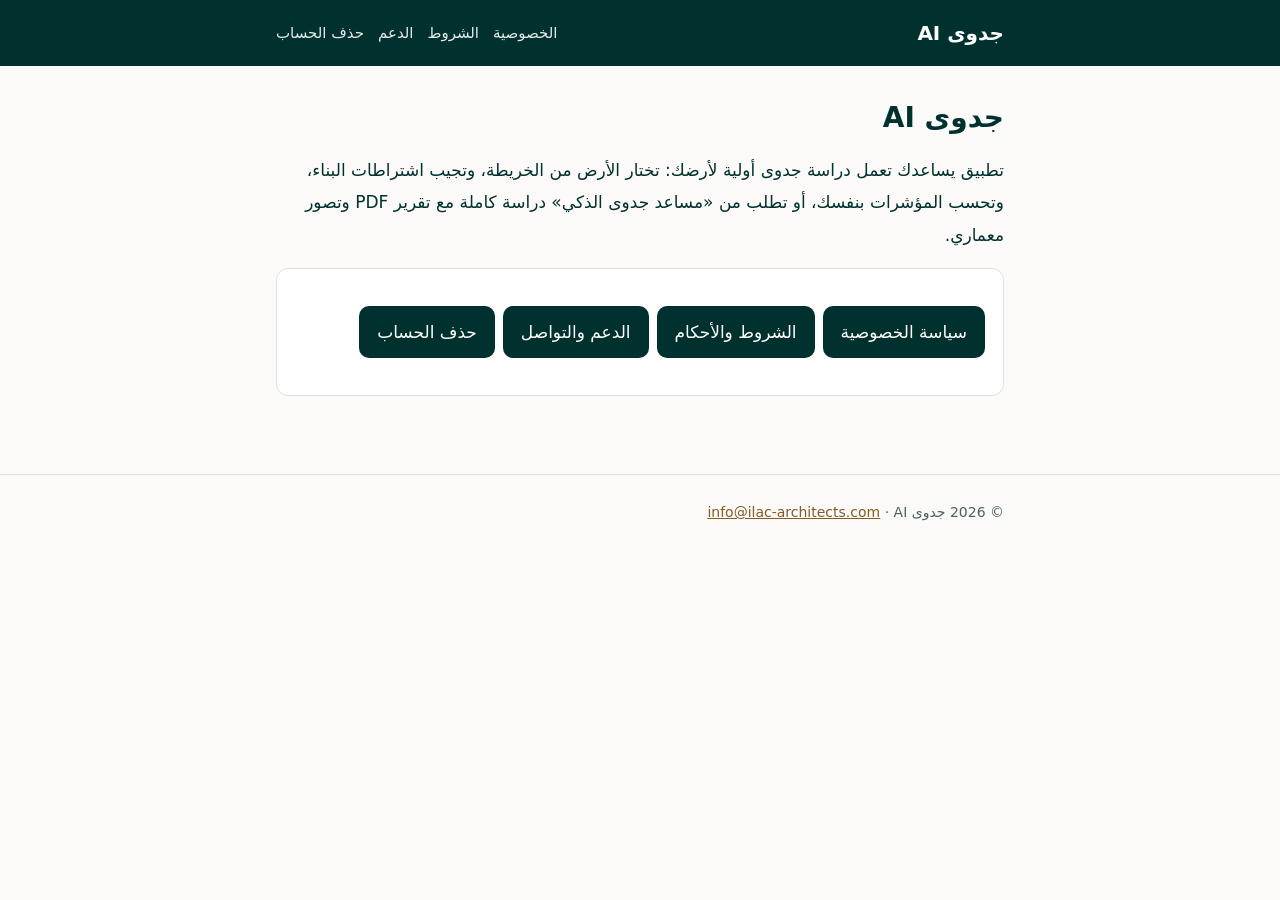
<file: index.html>
<!doctype html>
<html lang="ar" dir="rtl"><head><meta charset="utf-8"><meta name="viewport" content="width=device-width,initial-scale=1">
<title>جدوى AI</title><link rel="stylesheet" href="style.css"></head><body>
<header><div class="wrap"><a class="brand" href="index.html">جدوى AI</a><nav><a href="privacy.html">الخصوصية</a><a href="terms.html">الشروط</a><a href="support.html">الدعم</a><a href="account-deletion.html">حذف الحساب</a></nav></div></header>
<main class="wrap">
<h1>جدوى AI</h1>
<p>تطبيق يساعدك تعمل دراسة جدوى أولية لأرضك: تختار الأرض من الخريطة، وتجيب اشتراطات البناء، وتحسب المؤشرات بنفسك، أو تطلب من «مساعد جدوى الذكي» دراسة كاملة مع تقرير PDF وتصور معماري.</p>
<div class="card">
<p><a class="btn" href="privacy.html">سياسة الخصوصية</a><a class="btn" href="terms.html">الشروط والأحكام</a><a class="btn" href="support.html">الدعم والتواصل</a><a class="btn" href="account-deletion.html">حذف الحساب</a></p>
</div>
</main>
<footer><div class="wrap">© 2026 جدوى AI · <a href="mailto:info@ilac-architects.com"><span dir="ltr">info@ilac-architects.com</span></a></div></footer>
</body></html>
</file>
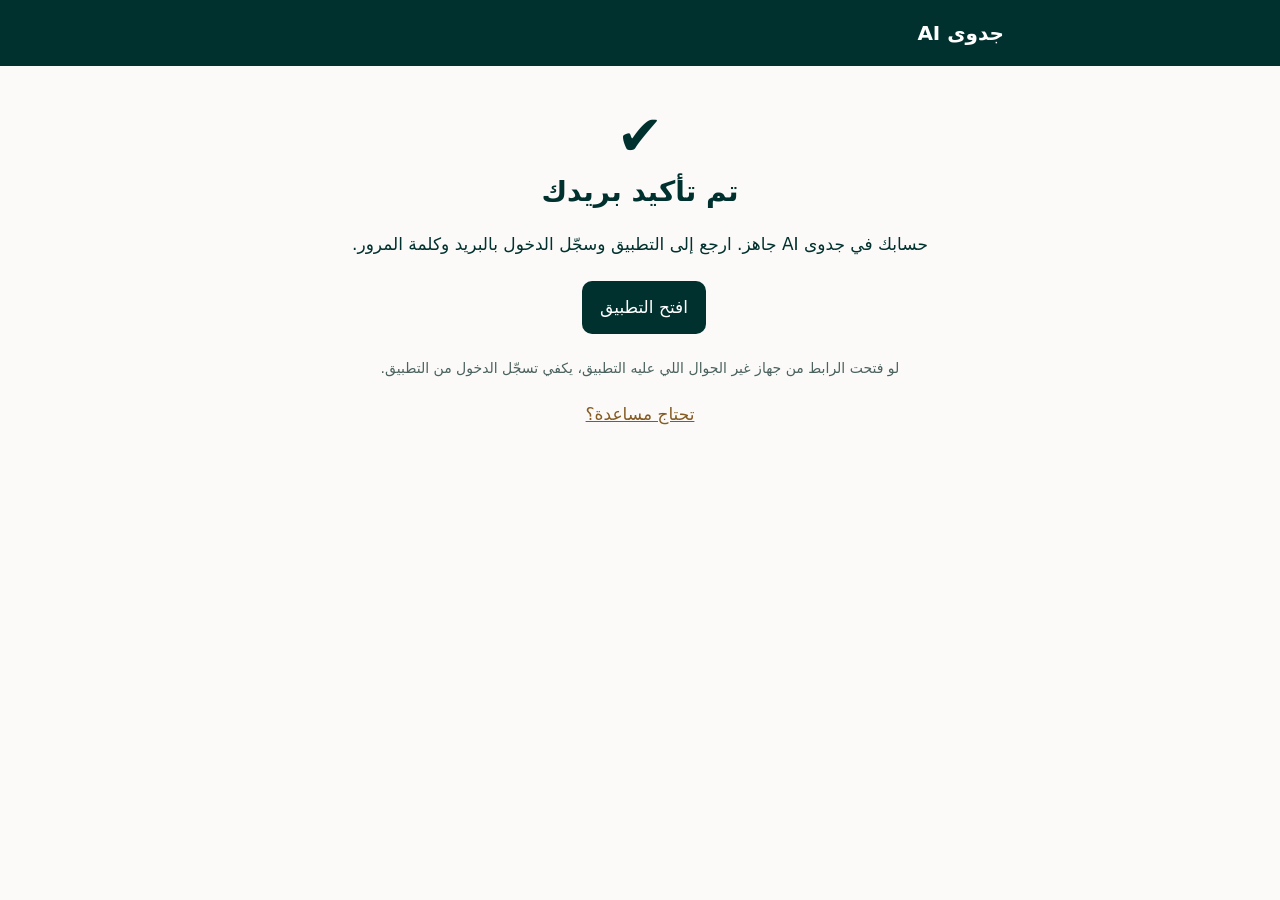
<file: confirmed.html>
<!doctype html>
<html lang="ar" dir="rtl"><head><meta charset="utf-8"><meta name="viewport" content="width=device-width,initial-scale=1">
<meta name="referrer" content="no-referrer">
<title>تأكيد البريد - جدوى AI</title><link rel="stylesheet" href="style.css">
<style>.center{text-align:center}.icon{font-size:56px;line-height:1;margin:18px 0 6px}.hide{display:none}</style></head><body>
<header><div class="wrap"><a class="brand" href="index.html">جدوى AI</a></div></header>
<main class="wrap center">
  <div id="ok">
    <div class="icon" aria-hidden="true">&#10004;</div>
    <h1>تم تأكيد بريدك</h1>
    <p>حسابك في جدوى AI جاهز. ارجع إلى التطبيق وسجّل الدخول بالبريد وكلمة المرور.</p>
    <p><a class="btn" id="open" href="jadwaai://auth/confirmed">افتح التطبيق</a></p>
    <p class="updated">لو فتحت الرابط من جهاز غير الجوال اللي عليه التطبيق، يكفي تسجّل الدخول من التطبيق.</p>
  </div>
  <div id="err" class="hide">
    <div class="icon" aria-hidden="true">&#9888;</div>
    <h1>الرابط غير صالح أو انتهت صلاحيته</h1>
    <p>ربما استُخدم الرابط من قبل. جرّب تسجيل الدخول من التطبيق، ولو طلب منك التأكيد اضغط «إعادة إرسال رابط التأكيد».</p>
    <p><a class="btn" href="jadwaai://auth/confirmed">افتح التطبيق</a></p>
  </div>
  <p><a href="support.html">تحتاج مساعدة؟</a></p>
</main>
<script>
(function () {
  var h = location.hash || '', q = location.search || '';
  var p = new URLSearchParams((h.charAt(0) === '#' ? h.slice(1) : h) + '&' + (q.charAt(0) === '?' ? q.slice(1) : q));
  if (p.get('error') || p.get('error_code')) {
    document.getElementById('ok').className = 'hide';
    document.getElementById('err').className = '';
  } else if (p.get('access_token')) {
    // Hand the session to the app on this phone; the fragment never leaves the device.
    document.getElementById('open').href = 'jadwaai://auth/confirmed' + h;
  }
  // Do not keep tokens in the address bar or history.
  if (h) history.replaceState(null, '', location.pathname);
})();
</script>
</body></html>
</file>
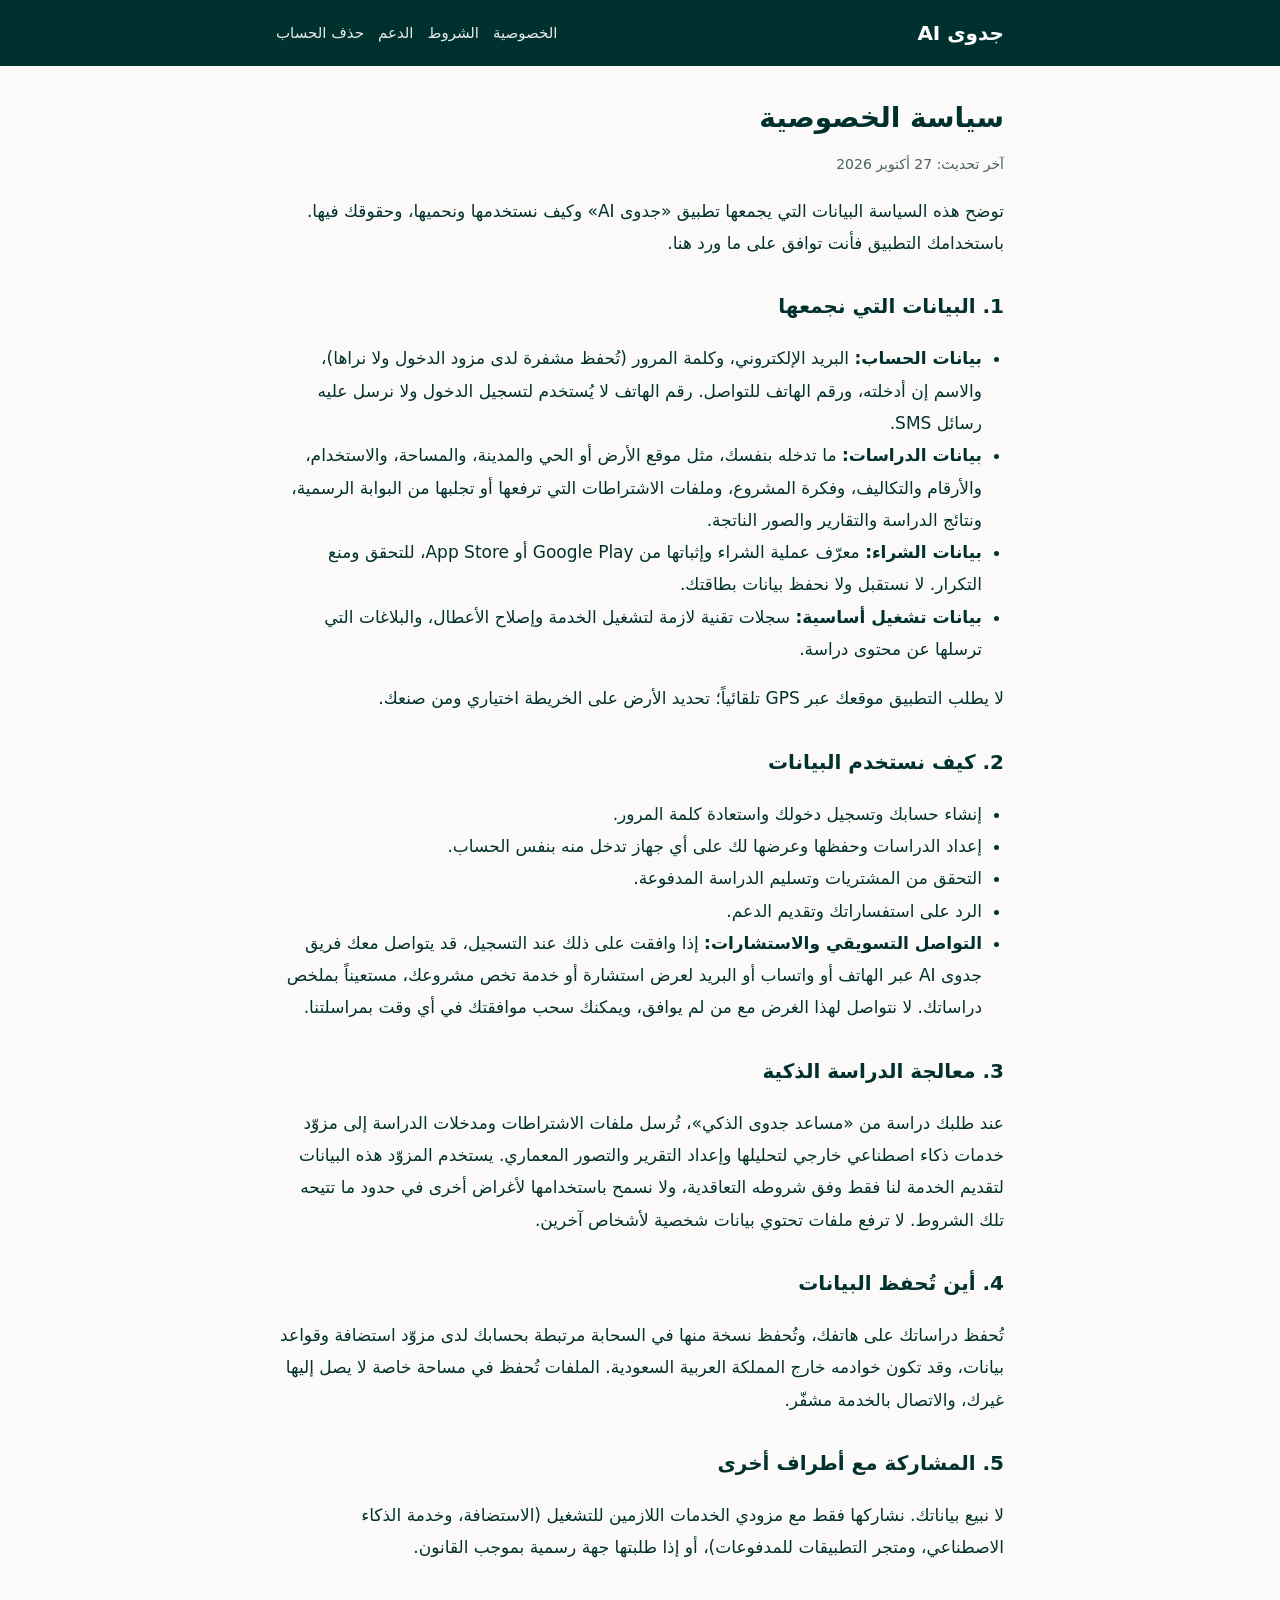
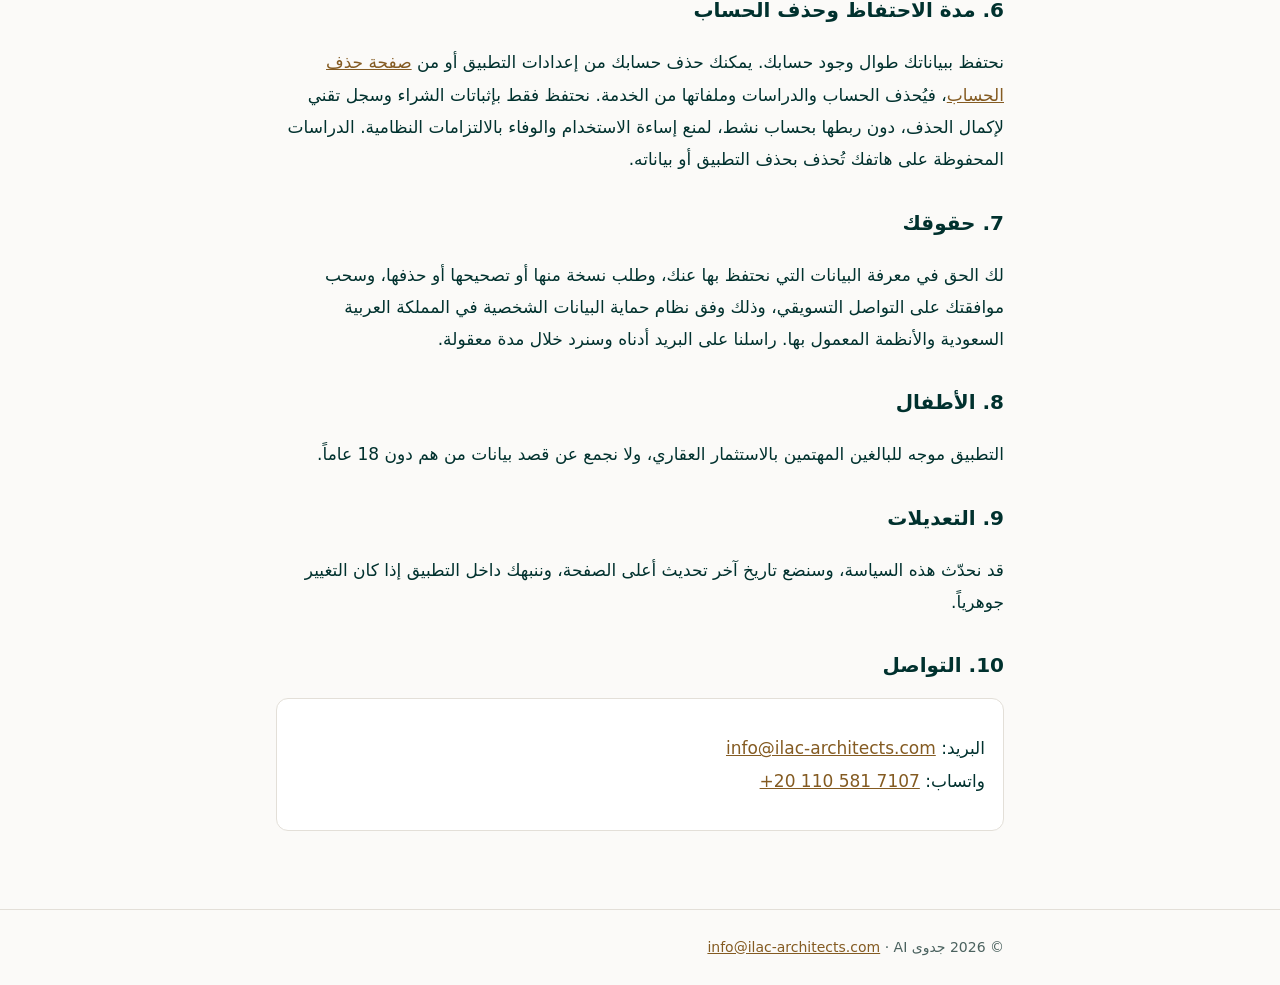
<file: privacy.html>
<!doctype html>
<html lang="ar" dir="rtl"><head><meta charset="utf-8"><meta name="viewport" content="width=device-width,initial-scale=1">
<title>سياسة الخصوصية - جدوى AI</title><link rel="stylesheet" href="style.css"></head><body>
<header><div class="wrap"><a class="brand" href="index.html">جدوى AI</a><nav><a href="privacy.html">الخصوصية</a><a href="terms.html">الشروط</a><a href="support.html">الدعم</a><a href="account-deletion.html">حذف الحساب</a></nav></div></header>
<main class="wrap">
<h1>سياسة الخصوصية</h1>
<p class="updated">آخر تحديث: 27 أكتوبر 2026</p>
<p>توضح هذه السياسة البيانات التي يجمعها تطبيق «جدوى AI» وكيف نستخدمها ونحميها، وحقوقك فيها. باستخدامك التطبيق فأنت توافق على ما ورد هنا.</p>

<h2>1. البيانات التي نجمعها</h2>
<ul>
<li><strong>بيانات الحساب:</strong> البريد الإلكتروني، وكلمة المرور (تُحفظ مشفرة لدى مزود الدخول ولا نراها)، والاسم إن أدخلته، ورقم الهاتف للتواصل. رقم الهاتف لا يُستخدم لتسجيل الدخول ولا نرسل عليه رسائل SMS.</li>
<li><strong>بيانات الدراسات:</strong> ما تدخله بنفسك، مثل موقع الأرض أو الحي والمدينة، والمساحة، والاستخدام، والأرقام والتكاليف، وفكرة المشروع، وملفات الاشتراطات التي ترفعها أو تجلبها من البوابة الرسمية، ونتائج الدراسة والتقارير والصور الناتجة.</li>
<li><strong>بيانات الشراء:</strong> معرّف عملية الشراء وإثباتها من Google Play أو App Store، للتحقق ومنع التكرار. لا نستقبل ولا نحفظ بيانات بطاقتك.</li>
<li><strong>بيانات تشغيل أساسية:</strong> سجلات تقنية لازمة لتشغيل الخدمة وإصلاح الأعطال، والبلاغات التي ترسلها عن محتوى دراسة.</li>
</ul>
<p>لا يطلب التطبيق موقعك عبر GPS تلقائياً؛ تحديد الأرض على الخريطة اختياري ومن صنعك.</p>

<h2>2. كيف نستخدم البيانات</h2>
<ul>
<li>إنشاء حسابك وتسجيل دخولك واستعادة كلمة المرور.</li>
<li>إعداد الدراسات وحفظها وعرضها لك على أي جهاز تدخل منه بنفس الحساب.</li>
<li>التحقق من المشتريات وتسليم الدراسة المدفوعة.</li>
<li>الرد على استفساراتك وتقديم الدعم.</li>
<li><strong>التواصل التسويقي والاستشارات:</strong> إذا وافقت على ذلك عند التسجيل، قد يتواصل معك فريق جدوى AI عبر الهاتف أو واتساب أو البريد لعرض استشارة أو خدمة تخص مشروعك، مستعيناً بملخص دراساتك. لا نتواصل لهذا الغرض مع من لم يوافق، ويمكنك سحب موافقتك في أي وقت بمراسلتنا.</li>
</ul>

<h2>3. معالجة الدراسة الذكية</h2>
<p>عند طلبك دراسة من «مساعد جدوى الذكي»، تُرسل ملفات الاشتراطات ومدخلات الدراسة إلى مزوّد خدمات ذكاء اصطناعي خارجي لتحليلها وإعداد التقرير والتصور المعماري. يستخدم المزوّد هذه البيانات لتقديم الخدمة لنا فقط وفق شروطه التعاقدية، ولا نسمح باستخدامها لأغراض أخرى في حدود ما تتيحه تلك الشروط. لا ترفع ملفات تحتوي بيانات شخصية لأشخاص آخرين.</p>

<h2>4. أين تُحفظ البيانات</h2>
<p>تُحفظ دراساتك على هاتفك، وتُحفظ نسخة منها في السحابة مرتبطة بحسابك لدى مزوّد استضافة وقواعد بيانات، وقد تكون خوادمه خارج المملكة العربية السعودية. الملفات تُحفظ في مساحة خاصة لا يصل إليها غيرك، والاتصال بالخدمة مشفّر.</p>

<h2>5. المشاركة مع أطراف أخرى</h2>
<p>لا نبيع بياناتك. نشاركها فقط مع مزودي الخدمات اللازمين للتشغيل (الاستضافة، وخدمة الذكاء الاصطناعي، ومتجر التطبيقات للمدفوعات)، أو إذا طلبتها جهة رسمية بموجب القانون.</p>

<h2>6. مدة الاحتفاظ وحذف الحساب</h2>
<p>نحتفظ ببياناتك طوال وجود حسابك. يمكنك حذف حسابك من إعدادات التطبيق أو من <a href="account-deletion.html">صفحة حذف الحساب</a>، فيُحذف الحساب والدراسات وملفاتها من الخدمة. نحتفظ فقط بإثباتات الشراء وسجل تقني لإكمال الحذف، دون ربطها بحساب نشط، لمنع إساءة الاستخدام والوفاء بالالتزامات النظامية. الدراسات المحفوظة على هاتفك تُحذف بحذف التطبيق أو بياناته.</p>

<h2>7. حقوقك</h2>
<p>لك الحق في معرفة البيانات التي نحتفظ بها عنك، وطلب نسخة منها أو تصحيحها أو حذفها، وسحب موافقتك على التواصل التسويقي، وذلك وفق نظام حماية البيانات الشخصية في المملكة العربية السعودية والأنظمة المعمول بها. راسلنا على البريد أدناه وسنرد خلال مدة معقولة.</p>

<h2>8. الأطفال</h2>
<p>التطبيق موجه للبالغين المهتمين بالاستثمار العقاري، ولا نجمع عن قصد بيانات من هم دون 18 عاماً.</p>

<h2>9. التعديلات</h2>
<p>قد نحدّث هذه السياسة، وسنضع تاريخ آخر تحديث أعلى الصفحة، وننبهك داخل التطبيق إذا كان التغيير جوهرياً.</p>

<h2>10. التواصل</h2>
<div class="card">
<p>البريد: <a href="mailto:info@ilac-architects.com"><span dir="ltr">info@ilac-architects.com</span></a><br>واتساب: <a href="https://wa.me/201105817107"><span dir="ltr">+20 110 581 7107</span></a></p>
</div>
</main>
<footer><div class="wrap">© 2026 جدوى AI · <a href="mailto:info@ilac-architects.com"><span dir="ltr">info@ilac-architects.com</span></a></div></footer>
</body></html>
</file>
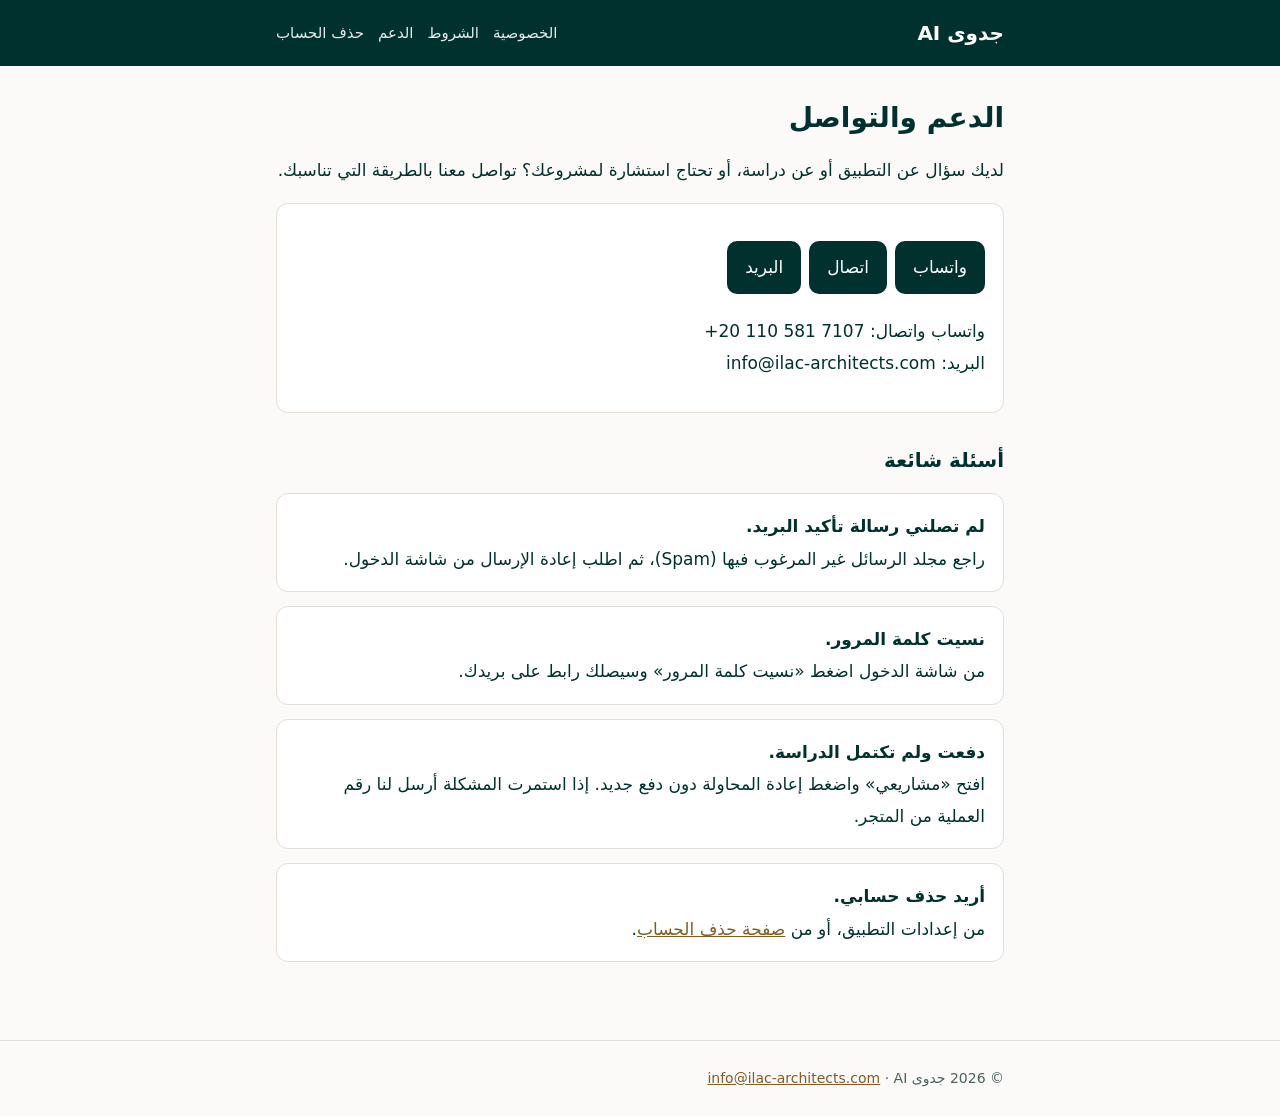
<file: support.html>
<!doctype html>
<html lang="ar" dir="rtl"><head><meta charset="utf-8"><meta name="viewport" content="width=device-width,initial-scale=1">
<title>الدعم - جدوى AI</title><link rel="stylesheet" href="style.css"></head><body>
<header><div class="wrap"><a class="brand" href="index.html">جدوى AI</a><nav><a href="privacy.html">الخصوصية</a><a href="terms.html">الشروط</a><a href="support.html">الدعم</a><a href="account-deletion.html">حذف الحساب</a></nav></div></header>
<main class="wrap">
<h1>الدعم والتواصل</h1>
<p>لديك سؤال عن التطبيق أو عن دراسة، أو تحتاج استشارة لمشروعك؟ تواصل معنا بالطريقة التي تناسبك.</p>
<div class="card">
<p><a class="btn" href="https://wa.me/201105817107">واتساب</a><a class="btn" href="tel:+201105817107">اتصال</a><a class="btn" href="mailto:info@ilac-architects.com">البريد</a></p>
<p>واتساب واتصال: <span dir="ltr">+20 110 581 7107</span><br>البريد: <span dir="ltr">info@ilac-architects.com</span></p>
</div>
<h2>أسئلة شائعة</h2>
<div class="card"><strong>لم تصلني رسالة تأكيد البريد.</strong><br>راجع مجلد الرسائل غير المرغوب فيها (Spam)، ثم اطلب إعادة الإرسال من شاشة الدخول.</div>
<div class="card"><strong>نسيت كلمة المرور.</strong><br>من شاشة الدخول اضغط «نسيت كلمة المرور» وسيصلك رابط على بريدك.</div>
<div class="card"><strong>دفعت ولم تكتمل الدراسة.</strong><br>افتح «مشاريعي» واضغط إعادة المحاولة دون دفع جديد. إذا استمرت المشكلة أرسل لنا رقم العملية من المتجر.</div>
<div class="card"><strong>أريد حذف حسابي.</strong><br>من إعدادات التطبيق، أو من <a href="account-deletion.html">صفحة حذف الحساب</a>.</div>
</main>
<footer><div class="wrap">© 2026 جدوى AI · <a href="mailto:info@ilac-architects.com"><span dir="ltr">info@ilac-architects.com</span></a></div></footer>
</body></html>
</file>
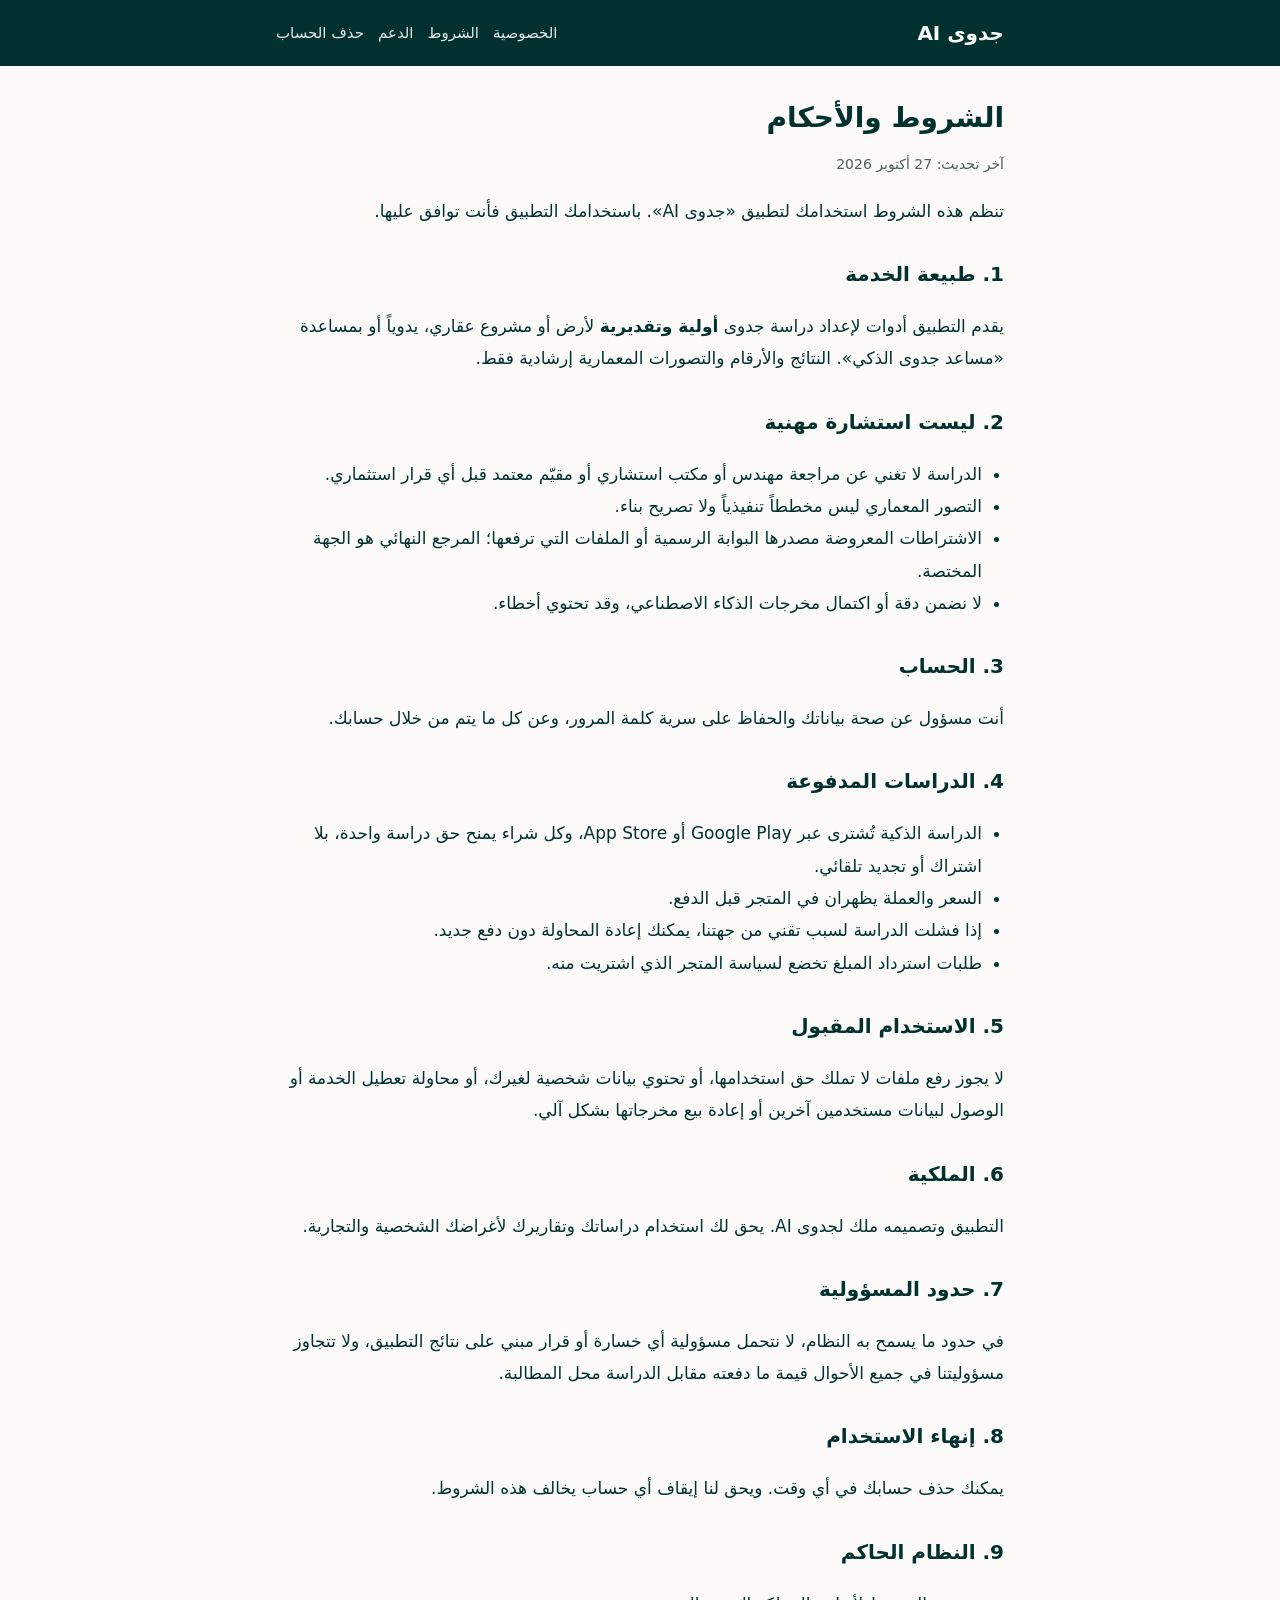
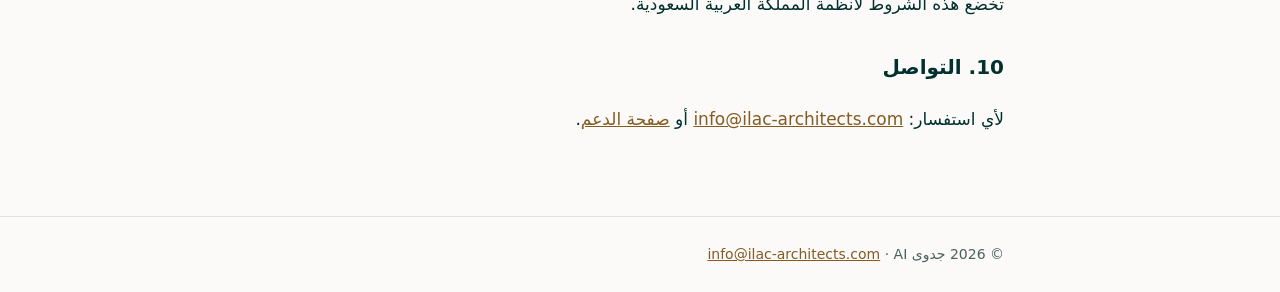
<file: terms.html>
<!doctype html>
<html lang="ar" dir="rtl"><head><meta charset="utf-8"><meta name="viewport" content="width=device-width,initial-scale=1">
<title>الشروط والأحكام - جدوى AI</title><link rel="stylesheet" href="style.css"></head><body>
<header><div class="wrap"><a class="brand" href="index.html">جدوى AI</a><nav><a href="privacy.html">الخصوصية</a><a href="terms.html">الشروط</a><a href="support.html">الدعم</a><a href="account-deletion.html">حذف الحساب</a></nav></div></header>
<main class="wrap">
<h1>الشروط والأحكام</h1>
<p class="updated">آخر تحديث: 27 أكتوبر 2026</p>
<p>تنظم هذه الشروط استخدامك لتطبيق «جدوى AI». باستخدامك التطبيق فأنت توافق عليها.</p>

<h2>1. طبيعة الخدمة</h2>
<p>يقدم التطبيق أدوات لإعداد دراسة جدوى <strong>أولية وتقديرية</strong> لأرض أو مشروع عقاري، يدوياً أو بمساعدة «مساعد جدوى الذكي». النتائج والأرقام والتصورات المعمارية إرشادية فقط.</p>

<h2>2. ليست استشارة مهنية</h2>
<ul>
<li>الدراسة لا تغني عن مراجعة مهندس أو مكتب استشاري أو مقيّم معتمد قبل أي قرار استثماري.</li>
<li>التصور المعماري ليس مخططاً تنفيذياً ولا تصريح بناء.</li>
<li>الاشتراطات المعروضة مصدرها البوابة الرسمية أو الملفات التي ترفعها؛ المرجع النهائي هو الجهة المختصة.</li>
<li>لا نضمن دقة أو اكتمال مخرجات الذكاء الاصطناعي، وقد تحتوي أخطاء.</li>
</ul>

<h2>3. الحساب</h2>
<p>أنت مسؤول عن صحة بياناتك والحفاظ على سرية كلمة المرور، وعن كل ما يتم من خلال حسابك.</p>

<h2>4. الدراسات المدفوعة</h2>
<ul>
<li>الدراسة الذكية تُشترى عبر Google Play أو App Store، وكل شراء يمنح حق دراسة واحدة، بلا اشتراك أو تجديد تلقائي.</li>
<li>السعر والعملة يظهران في المتجر قبل الدفع.</li>
<li>إذا فشلت الدراسة لسبب تقني من جهتنا، يمكنك إعادة المحاولة دون دفع جديد.</li>
<li>طلبات استرداد المبلغ تخضع لسياسة المتجر الذي اشتريت منه.</li>
</ul>

<h2>5. الاستخدام المقبول</h2>
<p>لا يجوز رفع ملفات لا تملك حق استخدامها، أو تحتوي بيانات شخصية لغيرك، أو محاولة تعطيل الخدمة أو الوصول لبيانات مستخدمين آخرين أو إعادة بيع مخرجاتها بشكل آلي.</p>

<h2>6. الملكية</h2>
<p>التطبيق وتصميمه ملك لجدوى AI. يحق لك استخدام دراساتك وتقاريرك لأغراضك الشخصية والتجارية.</p>

<h2>7. حدود المسؤولية</h2>
<p>في حدود ما يسمح به النظام، لا نتحمل مسؤولية أي خسارة أو قرار مبني على نتائج التطبيق، ولا تتجاوز مسؤوليتنا في جميع الأحوال قيمة ما دفعته مقابل الدراسة محل المطالبة.</p>

<h2>8. إنهاء الاستخدام</h2>
<p>يمكنك حذف حسابك في أي وقت. ويحق لنا إيقاف أي حساب يخالف هذه الشروط.</p>

<h2>9. النظام الحاكم</h2>
<p>تخضع هذه الشروط لأنظمة المملكة العربية السعودية.</p>

<h2>10. التواصل</h2>
<p>لأي استفسار: <a href="mailto:info@ilac-architects.com"><span dir="ltr">info@ilac-architects.com</span></a> أو <a href="support.html">صفحة الدعم</a>.</p>
</main>
<footer><div class="wrap">© 2026 جدوى AI · <a href="mailto:info@ilac-architects.com"><span dir="ltr">info@ilac-architects.com</span></a></div></footer>
</body></html>
</file>
<file: style.css>
:root{--ink:#00312e;--muted:#4b625f;--bg:#fbfaf8;--card:#fff;--line:#e3dfd8;--accent:#845b22}
*{box-sizing:border-box}
body{margin:0;font:17px/1.9 "IBM Plex Sans Arabic",system-ui,-apple-system,"Segoe UI",Tahoma,sans-serif;background:var(--bg);color:var(--ink)}
header{background:var(--ink);color:#fff}
header .wrap{display:flex;gap:16px;align-items:center;justify-content:space-between;flex-wrap:wrap;padding-top:14px;padding-bottom:14px}
header a{color:#fff;text-decoration:none;opacity:.9;font-size:15px}
header a.brand{font-weight:700;font-size:20px;opacity:1}
nav{display:flex;gap:14px;flex-wrap:wrap}
.wrap{max-width:760px;margin:0 auto;padding:24px 16px}
h1{font-size:28px;line-height:1.4;margin:8px 0 4px}
h2{font-size:20px;margin:28px 0 6px}
.updated{color:var(--muted);font-size:14px}
.card{background:var(--card);border:1px solid var(--line);border-radius:12px;padding:16px 18px;margin:14px 0}
a{color:var(--accent)}
ul{padding-inline-start:22px}
.btn{display:inline-block;background:var(--ink);color:#fff;text-decoration:none;padding:10px 18px;border-radius:10px;margin:4px 0 4px 8px}
footer{color:var(--muted);font-size:14px;border-top:1px solid var(--line);margin-top:40px}
</file>
